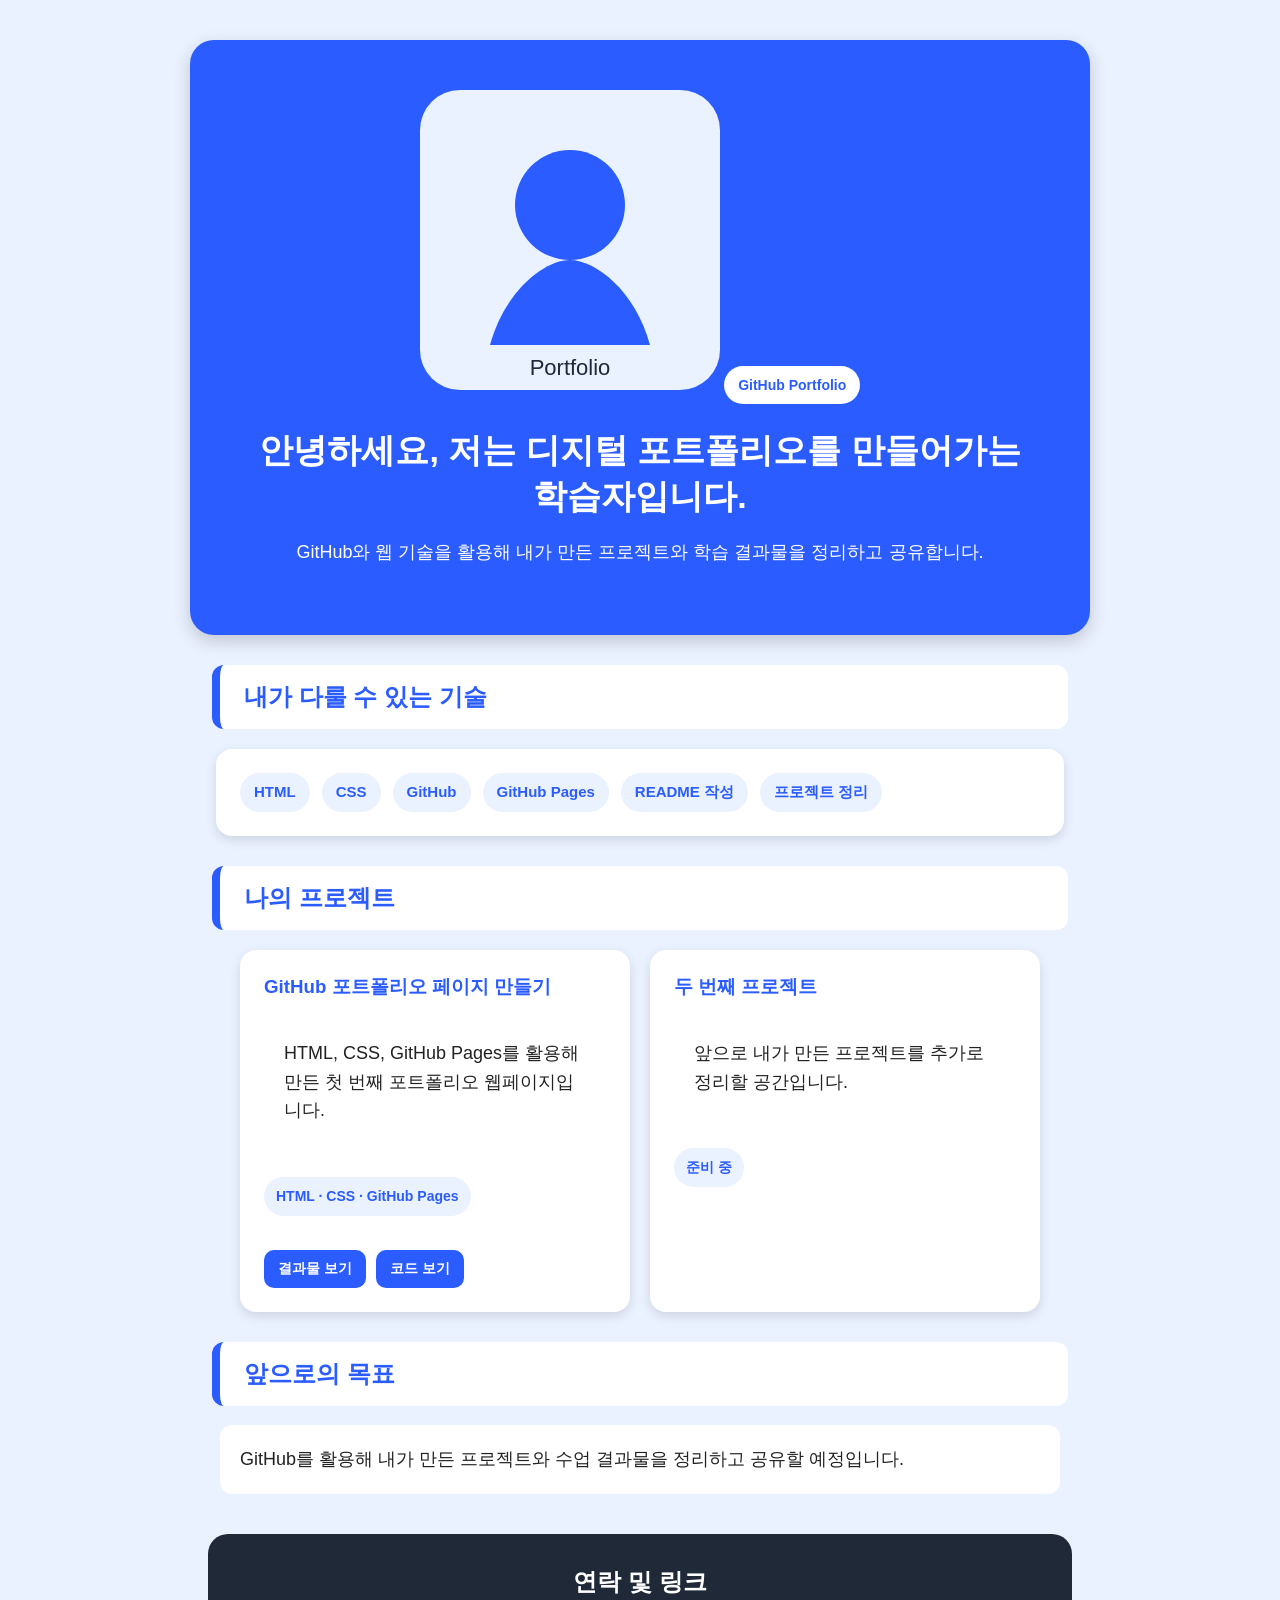
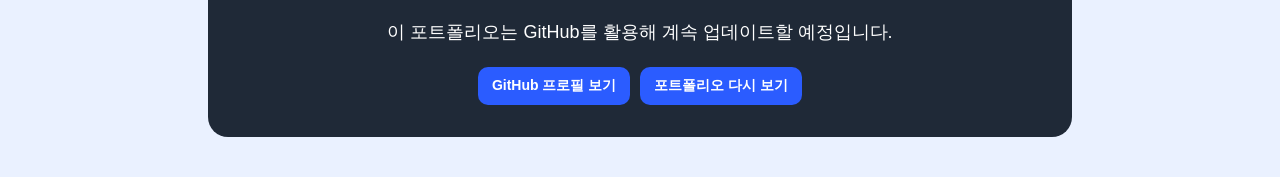
<file: index.html>
<!DOCTYPE html>
<html lang="ko">
<head>
  <meta charset="UTF-8">
  <title>나의 포트폴리오</title>
  <link rel="stylesheet" href="style.css">
</head>
<body>
  <div class="hero">
     <img src="assets/profile.svg" alt="프로필 이미지" class="profile-image">
  <p class="badge">GitHub Portfolio</p>
  <h1>안녕하세요, 저는 디지털 포트폴리오를 만들어가는 학습자입니다.</h1>
  <p class="intro">
    GitHub와 웹 기술을 활용해 내가 만든 프로젝트와 학습 결과물을 정리하고 공유합니다.
  </p>
</div>
  <h2>내가 다룰 수 있는 기술</h2>

<div class="skills">
  <span>HTML</span>
  <span>CSS</span>
  <span>GitHub</span>
  <span>GitHub Pages</span>
  <span>README 작성</span>
  <span>프로젝트 정리</span>
</div>

  <h2>나의 프로젝트</h2>
  <div class="project-list">
  <div class="project-card">
  <h3>GitHub 포트폴리오 페이지 만들기</h3>
  <p>
    HTML, CSS, GitHub Pages를 활용해 만든 첫 번째 포트폴리오 웹페이지입니다.
  </p>
  <p class="tag">HTML · CSS · GitHub Pages</p>

  <div class="button-group">
    <a href="https://ghwnag82-glitch.github.io/my-first-github/" target="_blank">
      결과물 보기
    </a>
    <a href="https://github.com/ghwnag82-glitch/my-first-github" target="_blank">
      코드 보기
    </a>
  </div>
</div>
  
  <div class="project-card">
    <h3>두 번째 프로젝트</h3>
    <p>
      앞으로 내가 만든 프로젝트를 추가로 정리할 공간입니다.
    </p>
    <p class="tag">준비 중</p>
  </div>
</div>

  <h2>앞으로의 목표</h2>
  <p>
    GitHub를 활용해 내가 만든 프로젝트와 수업 결과물을 정리하고 공유할 예정입니다.
  </p>
  <div class="contact">
  <h2>연락 및 링크</h2>
  <p>
    이 포트폴리오는 GitHub를 활용해 계속 업데이트할 예정입니다.
  </p>

  <div class="button-group">
    <a href="https://github.com/ghwnag82-glitch" target="_blank">
      GitHub 프로필 보기
    </a>
    <a href="https://ghwnag82-glitch.github.io/my-first-github/" target="_blank">
      포트폴리오 다시 보기
    </a>
  </div>
</div>
</body>
</html>
</file>
<file: style.css>
body {
  font-family: Arial, sans-serif;
  background-color: #eaf1ff;
  color: #222;
  margin: 0;
  padding: 0;
}

body > * {
  max-width: 800px;
  margin-left: auto;
  margin-right: auto;
}

h1 {
  background-color: #2b5cff;
  color: white;
  padding: 40px;
  margin-top: 40px;
  border-radius: 20px;
  font-size: 36px;
  text-align: center;
}

h2 {
  background-color: white;
  color: #2b5cff;
  padding: 16px 24px;
  margin-top: 30px;
  border-left: 8px solid #2b5cff;
  border-radius: 12px;
}

p {
  background-color: white;
  padding: 20px;
  border-radius: 12px;
  font-size: 18px;
  line-height: 1.6;
}

ul {
  background-color: white;
  padding: 24px 40px;
  border-radius: 12px;
  box-shadow: 0 4px 12px rgba(0, 0, 0, 0.12);
}

li {
  margin: 12px 0;
  font-size: 17px;
}

.project-list {
  display: grid;
  grid-template-columns: 1fr 1fr;
  gap: 20px;
}

.project-card {
  background-color: white;
  padding: 24px;
  border-radius: 16px;
  box-shadow: 0 4px 12px rgba(0, 0, 0, 0.12);
}

.project-card h3 {
  color: #2b5cff;
  margin-top: 0;
}

.tag {
  display: inline-block;
  background-color: #eaf1ff;
  color: #2b5cff;
  font-weight: bold;
  padding: 8px 12px;
  border-radius: 999px;
  font-size: 14px;
}
.button-group {
  margin-top: 20px;
  display: flex;
  gap: 10px;
}

.button-group a {
  text-decoration: none;
  background-color: #2b5cff;
  color: white;
  padding: 10px 14px;
  border-radius: 10px;
  font-weight: bold;
  font-size: 14px;
}

.button-group a:hover {
  background-color: #1740c9;
}
.hero {
  background-color: #2b5cff;
  color: white;
  padding: 50px;
  margin-top: 40px;
  border-radius: 24px;
  text-align: center;
  box-shadow: 0 6px 18px rgba(0, 0, 0, 0.18);
}

.hero h1 {
  background: none;
  color: white;
  padding: 0;
  margin: 10px 0;
  font-size: 34px;
  border-radius: 0;
}

.badge {
  display: inline-block;
  background-color: white;
  color: #2b5cff;
  padding: 8px 14px;
  border-radius: 999px;
  font-weight: bold;
  font-size: 14px;
}

.intro {
  background: none;
  color: white;
  padding: 0;
  font-size: 18px;
  line-height: 1.6;
}
.skills {
  background-color: white;
  padding: 24px;
  border-radius: 16px;
  display: flex;
  flex-wrap: wrap;
  gap: 12px;
  box-shadow: 0 4px 12px rgba(0, 0, 0, 0.12);
}

.skills span {
  background-color: #eaf1ff;
  color: #2b5cff;
  padding: 10px 14px;
  border-radius: 999px;
  font-weight: bold;
  font-size: 15px;
}
.contact {
  background-color: #1f2937;
  color: white;
  padding: 32px;
  margin-top: 40px;
  margin-bottom: 40px;
  border-radius: 20px;
  text-align: center;
}

.contact h2 {
  background: none;
  color: white;
  border: none;
  padding: 0;
  margin-top: 0;
}

.contact p {
  background: none;
  color: white;
  padding: 0;
}

.contact .button-group {
  justify-content: center;
}
@media (max-width: 700px) {
  body {
    padding: 16px;
  }

  .hero {
    padding: 32px 20px;
  }

  .hero h1 {
    font-size: 26px;
  }

  .project-list {
    grid-template-columns: 1fr;
  }

  .button-group {
    flex-direction: column;
  }

  .button-group a {
    text-align: center;
    
  .profile-image {
  width: 140px;
  height: 140px;
  border-radius: 32px;
  background-color: white;
  padding: 10px;
  margin-bottom: 20px;
}
  }
}
</file>
